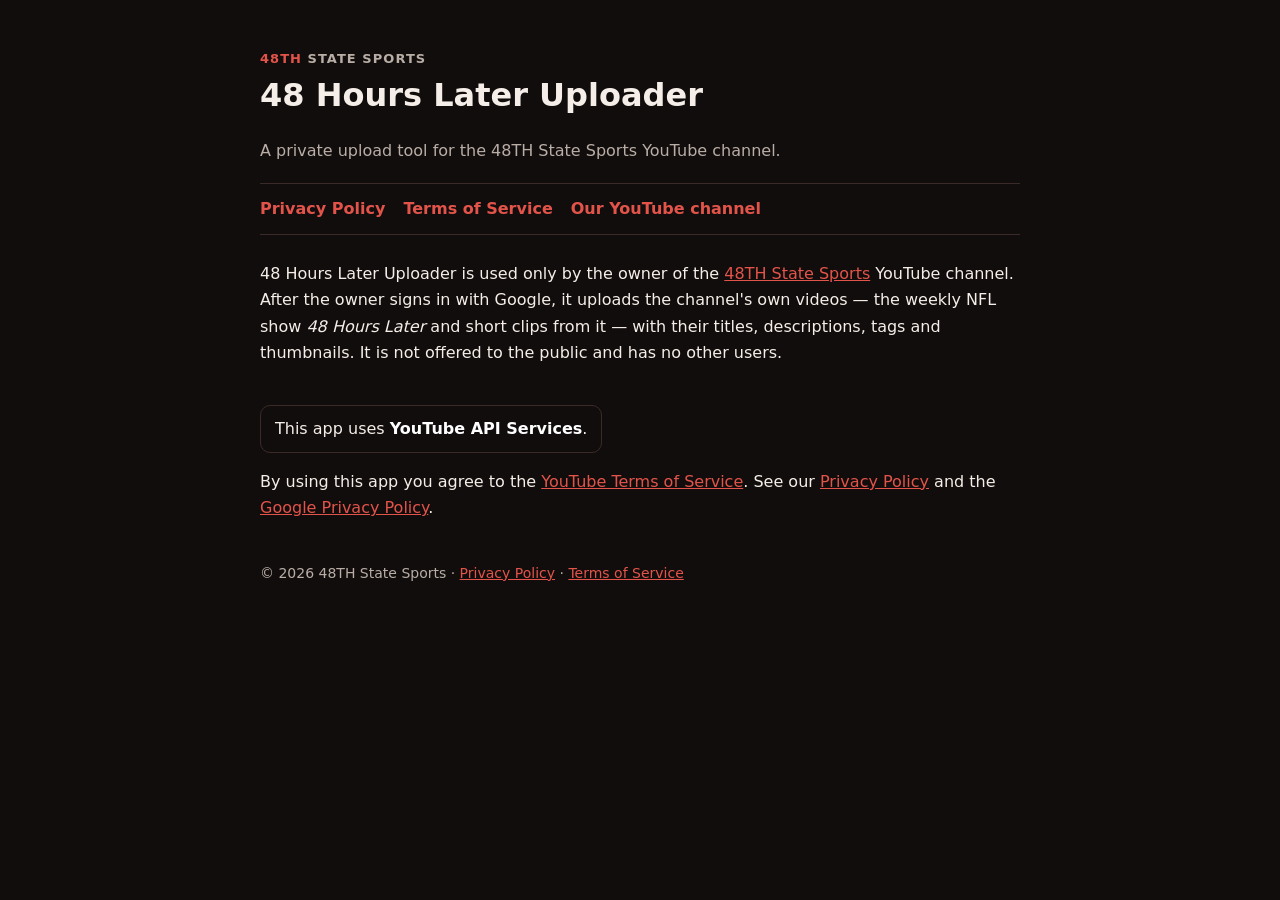
<file: index.html>
<!doctype html><html lang="en"><head><meta charset="utf-8"><meta name="viewport" content="width=device-width,initial-scale=1">
<title>48 Hours Later Uploader</title><link rel="stylesheet" href="style.css"></head><body><main>
<div class="brand"><b>48TH</b> STATE SPORTS</div>
<h1>48 Hours Later Uploader</h1>
<p class="muted">A private upload tool for the 48TH State Sports YouTube channel.</p>
<nav><a href="privacy.html">Privacy Policy</a><a href="terms.html">Terms of Service</a>
<a href="https://www.youtube.com/channel/UCL91Z5i6lL-nZzftw2aNnkQ">Our YouTube channel</a></nav>
<p>48 Hours Later Uploader is used only by the owner of the
<a href="https://www.youtube.com/channel/UCL91Z5i6lL-nZzftw2aNnkQ">48TH State Sports</a> YouTube channel. After the owner
signs in with Google, it uploads the channel's own videos — the weekly NFL show <em>48 Hours Later</em> and short clips
from it — with their titles, descriptions, tags and thumbnails. It is not offered to the public and has no other users.</p>
<div class="yt"><span>This app uses <b>YouTube API Services</b>.</span></div>
<p>By using this app you agree to the <a href="https://www.youtube.com/t/terms">YouTube Terms of Service</a>.
See our <a href="privacy.html">Privacy Policy</a> and the <a href="https://policies.google.com/privacy">Google Privacy Policy</a>.</p>
<footer>© 2026 48TH State Sports · <a href="privacy.html">Privacy Policy</a> · <a href="terms.html">Terms of Service</a></footer>
</main></body></html>
</file>
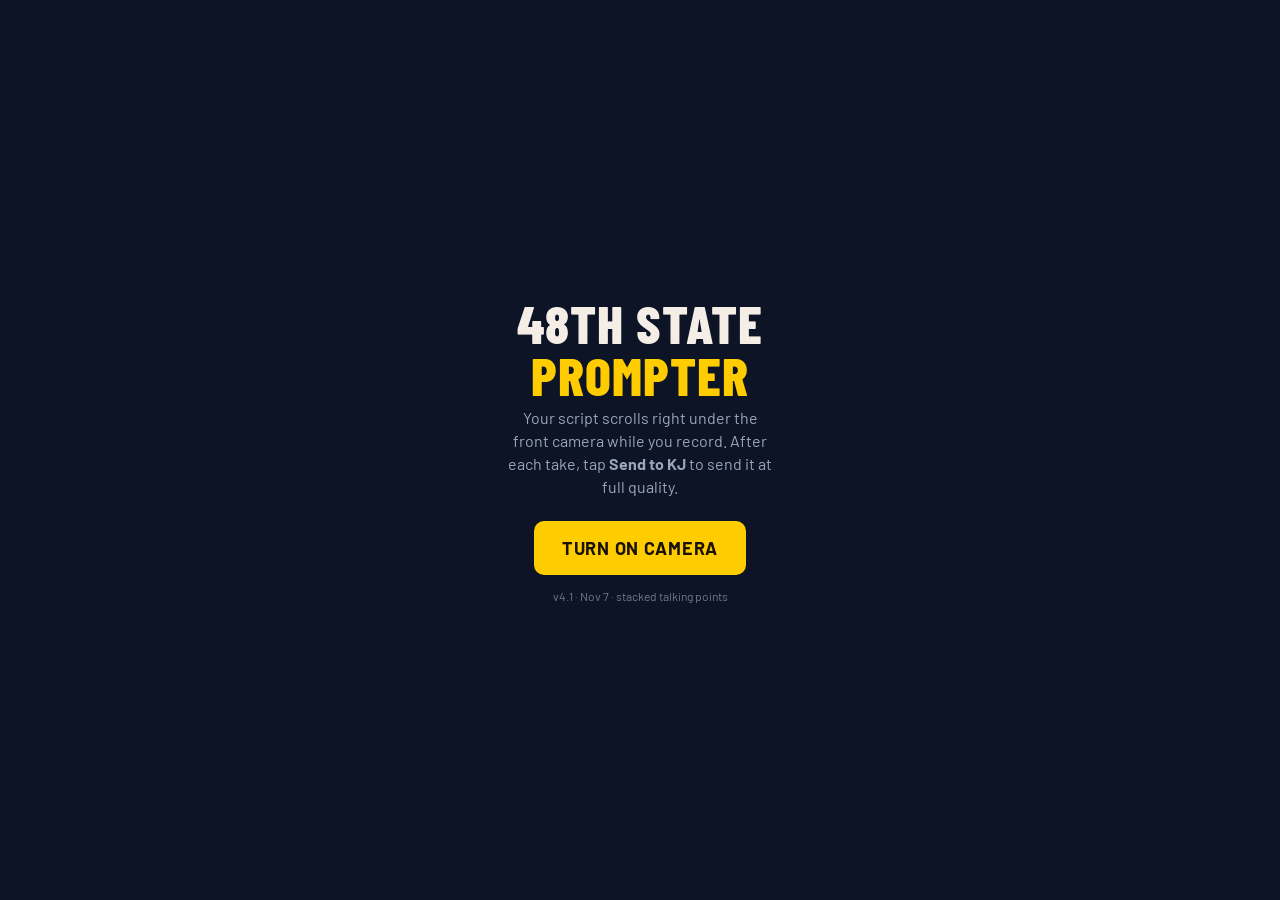
<file: prompter/index.html>
<!doctype html>
<html lang="en">
<head>
<meta charset="utf-8">
<meta name="viewport" content="width=device-width,initial-scale=1,viewport-fit=cover,user-scalable=no">
<meta name="apple-mobile-web-app-capable" content="yes">
<meta name="apple-mobile-web-app-status-bar-style" content="black-translucent">
<meta name="robots" content="noindex">
<title>48th State Prompter</title>
<link rel="preconnect" href="https://fonts.googleapis.com">
<link rel="stylesheet" href="https://fonts.googleapis.com/css2?family=Barlow+Condensed:wght@600;800&family=Barlow:wght@500;700&display=swap">
<style>
/* Layout: full-bleed camera, script band pinned under the front lens, controls in a bottom dock. */
:root{
  --navy:#0c1426; --navy-2:#16213a; --red:#c8102e; --gold:#ffcc00; --cream:#f5eee6; --steel:#9aa6bb;
  --band:rgba(8,12,24,.62);
  --display:"Barlow Condensed","Bahnschrift","Arial Narrow",sans-serif;
  --body:"Barlow","Segoe UI",system-ui,sans-serif;
  color-scheme:dark;
}
*{box-sizing:border-box;-webkit-tap-highlight-color:transparent}
html,body{height:100%;margin:0;background:#000;color:var(--cream);font-family:var(--body);overflow:hidden;overscroll-behavior:none}
#cam{position:fixed;inset:0;width:100%;height:100%;object-fit:cover;background:#000}
#cam.mirror{transform:scaleX(-1)}
/* script band */
#band{position:fixed;left:0;right:0;top:0;padding-top:env(safe-area-inset-top,0px);background:var(--band);
  -webkit-mask-image:linear-gradient(#000 82%,transparent);mask-image:linear-gradient(#000 82%,transparent)}
#viewport{height:var(--band-h,38vh);overflow:hidden;position:relative}
#text{position:absolute;left:0;right:0;margin:0 auto;width:var(--colw,100%);padding:18px 22px 60vh;font-family:var(--display);font-weight:800;
  font-size:var(--fs,40px);line-height:1.18;letter-spacing:.01em;text-transform:none;white-space:pre-wrap;will-change:transform}
#text .cue{color:var(--gold)}
#guide{position:absolute;left:0;right:0;top:calc(18px + var(--fs,40px)*1.2);height:3px;background:var(--red);opacity:.0;transition:opacity .2s}
body.rolling #guide{opacity:.55}
#text.flip{transform:scaleX(-1)}
#band{-webkit-user-select:none;user-select:none;-webkit-touch-callout:none;touch-action:none}
/* talking-point cards */
#cards{display:none;position:absolute;inset:0;overflow:hidden;padding:16px 18px 10px;flex-direction:column;align-items:center;text-align:center}
body.cardmode #text,body.cardmode #guide{display:none}
body.cardmode #cards{display:flex}
body.cardmode #band{-webkit-mask-image:none;mask-image:none}
#pbar{position:absolute;left:0;right:0;top:0;height:5px;background:rgba(255,255,255,.14)}
#pbar i{display:block;height:100%;width:0;background:var(--gold)}
#cstack{width:100%;display:flex;flex-direction:column;align-items:center;gap:14px}
#cstack.enter{animation:cardsup .45s ease-out}
@keyframes cardsup{from{transform:translateY(60px);opacity:.35}to{transform:none;opacity:1}}
.card{width:var(--colw,100%);transition:opacity .28s,transform .28s}
.card.leaving{opacity:0;transform:translateY(-30px)}
.card.up{--k2:.58;opacity:.5;padding-top:10px;border-top:1px solid rgba(245,238,230,.25)}
.chead{font:800 calc(var(--fs,40px)*1.05*var(--k,1)*var(--k2,1))/1.02 var(--display);color:var(--gold);text-transform:uppercase;letter-spacing:.01em}
.cstats{list-style:none;margin:.3em 0 0;padding:0;font:800 calc(var(--fs,40px)*var(--k,1)*var(--k2,1))/1.15 var(--display)}
.cline{margin-top:.35em;font:600 calc(var(--fs,40px)*.72*var(--k,1)*var(--k2,1))/1.25 var(--body);font-style:italic;color:#fff}
.cline:empty,.cstats:empty{display:none}
#cfoot{position:absolute;right:12px;bottom:6px;display:flex;gap:10px;align-items:center;justify-content:center;font:700 13px var(--body);letter-spacing:.08em;text-transform:uppercase;color:var(--steel)}
#cstate{display:none;color:var(--gold)}
body.cardmode.recording:not(.rolling) #cstate{display:inline}
#cards .cue{color:var(--gold)}
/* top-right status */
#rec{position:fixed;right:14px;top:calc(env(safe-area-inset-top,0px) + 10px);display:none;align-items:center;gap:8px;
  font:700 15px var(--body);background:rgba(0,0,0,.55);padding:6px 10px;border-radius:6px;font-variant-numeric:tabular-nums}
#rec i{width:10px;height:10px;border-radius:50%;background:var(--red);animation:blink 1s infinite}
body.recording #rec{display:flex}
@keyframes blink{50%{opacity:.25}}
/* countdown */
#count{position:fixed;inset:0;display:none;place-items:center;font:800 32vw/1 var(--display);color:var(--cream);
  text-shadow:0 4px 30px rgba(0,0,0,.6);pointer-events:none}
/* dock */
#dock{position:fixed;left:0;right:0;bottom:0;padding:12px 16px calc(14px + env(safe-area-inset-bottom,0px));
  background:linear-gradient(transparent,rgba(5,8,16,.85) 35%);display:flex;align-items:center;justify-content:space-between;gap:12px}
.btn{appearance:none;border:0;border-radius:10px;background:rgba(22,33,58,.88);color:var(--cream);font:700 14px var(--body);
  padding:12px 14px;min-width:64px;letter-spacing:.04em;text-transform:uppercase}
.btn:focus-visible{outline:2px solid var(--gold);outline-offset:2px}
#recbtn{width:76px;height:76px;border-radius:50%;border:5px solid var(--cream);background:var(--red);flex:none;padding:0}
body.recording #recbtn{background:transparent}
body.recording #recbtn::after{content:"";display:block;width:28px;height:28px;margin:auto;border-radius:6px;background:var(--red)}
body.recording .hide-rec{visibility:hidden}
/* sheets */
.sheet{position:fixed;left:0;right:0;bottom:0;max-height:88%;overflow:auto;background:var(--navy);border-top:4px solid var(--gold);
  border-radius:16px 16px 0 0;padding:18px 16px calc(18px + env(safe-area-inset-bottom,0px));display:none}
.sheet.open{display:block}
.sheet h2{font:800 26px var(--display);letter-spacing:.03em;text-transform:uppercase;margin:0 0 12px}
.sheet label{display:block;font:700 12px var(--body);letter-spacing:.12em;text-transform:uppercase;color:var(--steel);margin:16px 0 6px}
textarea{width:100%;min-height:40vh;resize:vertical;background:var(--navy-2);color:var(--cream);border:1px solid #2a3858;border-radius:10px;
  padding:12px;font:500 16px/1.45 var(--body)}
input[type=range]{width:100%;accent-color:var(--gold)}
.row{display:flex;gap:10px;flex-wrap:wrap}
.row .btn{flex:1}
.btn.gold{background:var(--gold);color:#1a1203}
.btn.red{background:var(--red)}
.toggle{display:flex;align-items:center;justify-content:space-between;gap:12px;padding:10px 0;border-bottom:1px solid #22304e;font-weight:500}
.toggle input{width:22px;height:22px;accent-color:var(--gold)}
.hint{color:var(--steel);font-size:13px;line-height:1.45;margin:10px 0 0}
#review video{width:100%;max-height:55vh;border-radius:10px;background:#000}
#err{position:fixed;inset:0;display:none;place-items:center;padding:24px;text-align:center;background:var(--navy);font-size:17px;line-height:1.5}
#err b{display:block;font:800 30px var(--display);color:var(--gold);margin-bottom:8px;text-transform:uppercase}
#start{position:fixed;inset:0;display:grid;place-items:center;padding:24px;background:var(--navy);text-align:center}
#start h1{font:800 54px/0.95 var(--display);text-transform:uppercase;margin:0 0 6px;letter-spacing:.02em}
#start h1 span{color:var(--gold)}
#start p{color:var(--steel);max-width:30ch;margin:0 auto 22px;line-height:1.45}
#warn{position:fixed;left:14px;right:14px;top:calc(env(safe-area-inset-top,0px) + 54px);display:none;z-index:9;padding:10px 12px;
  border-radius:8px;background:rgba(200,16,46,.92);color:#fff;font:700 14px/1.35 var(--body)}
#ver{color:var(--steel);font-size:12px;margin-top:14px;opacity:.7}
.field{width:100%;background:var(--navy-2);color:var(--cream);border:1px solid #2a3858;border-radius:10px;padding:12px;font:500 16px var(--body)}
#sbar{height:12px;border-radius:6px;background:#22304e;overflow:hidden;margin-top:16px}
#sbar i{display:block;height:100%;width:0;background:var(--gold);transition:width .2s}
#sendsheet,#review{z-index:6}
@media (prefers-reduced-motion:reduce){#rec i{animation:none}}
/* narrow phones: keep all four buttons + record on one row */
@media (max-width:420px){#dock{gap:6px;padding-left:10px;padding-right:10px}#dock .row{gap:6px!important}#dock .btn{min-width:0;padding:11px 9px;font-size:12.5px;letter-spacing:.02em}#recbtn{width:66px;height:66px}}
@media (max-width:345px){#dock{gap:4px;padding-left:6px;padding-right:6px}#dock .row{gap:4px!important}#dock .btn{padding:10px 7px;font-size:12px}#recbtn{width:60px;height:60px}}
</style>
</head>
<body>
<video id="cam" class="mirror" playsinline autoplay muted></video>

<div id="band"><div id="viewport"><div id="guide"></div><div id="text"></div><div id="cards"><div id="pbar"><i></i></div><div id="cstack"></div><div id="cfoot"><span id="cstate">Paused · hold to resume</span><span id="cpos"></span><span id="cnext"></span></div></div></div></div>
<div id="rec"><i></i><span id="clock">0:00</span></div>
<div id="count"></div>
<div id="warn" role="status"></div>

<div id="dock">
  <div class="row hide-rec" style="flex:0 0 auto;gap:8px">
    <button class="btn" id="scriptbtn">Script</button>
    <button class="btn" id="setbtn">Speed</button>
  </div>
  <button id="recbtn" aria-label="Record"></button>
  <div class="row" style="flex:0 0 auto;gap:8px">
    <button class="btn" id="playbtn">Scroll</button>
    <button class="btn hide-rec" id="topbtn">Top</button>
  </div>
</div>

<section class="sheet" id="scriptsheet">
  <h2>Script</h2>
  <textarea id="script" spellcheck="false"></textarea>
  <p class="hint">Paste the teleprompter version I send you. Lines in [brackets] show up gold as cues.<br><br><b>Talking points:</b> start each point with <b># HEADLINE</b> (add <b>[40]</b> at the end for its seconds). Put stat lines under it, and start a word-for-word line with <b>&gt;</b>. Each point moves up on its own (45 s unless you set it) and the next one slides in from below; tap to skip ahead, press and hold to pause, swipe down to go back.</p>
  <div class="row" style="margin-top:14px"><button class="btn red" id="clearscript">Clear</button><button class="btn" id="pastescript">Paste</button><button class="btn gold" id="savescript">Done</button></div>
</section>

<section class="sheet" id="setsheet">
  <h2>Prompter</h2>
  <label for="speed">Scroll speed <span id="speedv"></span></label>
  <input type="range" id="speed" min="10" max="140" step="2">
  <label for="size">Text size <span id="sizev"></span></label>
  <input type="range" id="size" min="24" max="72" step="2">
  <label for="height">Script area height <span id="heightv"></span></label>
  <input type="range" id="height" min="20" max="60" step="1">
  <label for="colw">Text width <span id="colwv"></span></label>
  <input type="range" id="colw" min="50" max="100" step="2">
  <label for="cardsec">Time per talking point <span id="cardsecv"></span></label>
  <input type="range" id="cardsec" min="15" max="90" step="5">
  <label for="stack">Talking points on screen <span id="stackv"></span></label>
  <input type="range" id="stack" min="1" max="3" step="1">
  <label for="cardh">Talking points area height <span id="cardhv"></span></label>
  <input type="range" id="cardh" min="30" max="75" step="1">
  <div class="toggle"><span>Start scrolling when recording starts</span><input type="checkbox" id="autoscroll"></div>
  <div class="toggle"><span>3-second countdown</span><input type="checkbox" id="countdown"></div>
  <div class="toggle"><span>Use back camera</span><input type="checkbox" id="back"></div>
  <p class="hint">Scrolling script: tap to pause or resume, drag to jump. Narrower text keeps your eyes close to the lens.<br>Talking points: tap to skip ahead, press and hold to pause, swipe down to go back. A point with its own [seconds] ignores the slider.</p>
  <div class="row" style="margin-top:14px"><button class="btn gold" id="closeset">Done</button></div>
</section>

<section class="sheet" id="review">
  <h2>Take <span id="takeno"></span></h2>
  <video id="playback" playsinline controls></video>
  <div class="row" style="margin-top:14px">
    <button class="btn gold" id="sendtake">Send to KJ</button>
    <button class="btn" id="savevid">Save video</button>
    <button class="btn red" id="retake">Retake</button>
  </div>
  <p class="hint" id="savehint"><b>Send to KJ</b> uploads this take at full quality straight to KJ. “Save video” keeps a copy on your phone.</p>
</section>

<section class="sheet" id="sendsheet">
  <h2>Send to KJ</h2>
  <p class="hint" id="sendwhat" style="margin-top:0"></p>
  <label for="sname">Your name</label>
  <input id="sname" class="field" autocomplete="name" placeholder="e.g. BA">
  <label for="scode">Crew passcode</label>
  <input id="scode" class="field" autocapitalize="none" autocomplete="off" spellcheck="false" placeholder="ask KJ">
  <label for="snote">What is it? (optional)</label>
  <input id="snote" class="field" placeholder="e.g. Saturday Six, week 8">
  <div id="sprog" hidden><div id="sbar"><i></i></div><p class="hint" id="sstat"></p></div>
  <div class="row" style="margin-top:14px">
    <button class="btn gold" id="sgo">Send</button>
    <button class="btn" id="scancel">Cancel</button>
  </div>
  <p class="hint">Keep this page open until it says <b>Sent</b>. Full quality, no texting needed.</p>
</section>

<div id="start">
  <div>
    <h1>48th State<br><span>Prompter</span></h1>
    <p>Your script scrolls right under the front camera while you record. After each take, tap <b>Send to KJ</b> to send it at full quality.</p>
    <button class="btn gold" id="go" style="font-size:18px;padding:16px 28px">Turn on camera</button>
    <div id="ver">v4.1 · Nov 7 · stacked talking points</div>
  </div>
</div>
<div id="err"><div><b>Camera blocked</b><span id="errmsg"></span></div></div>

<script>
(() => {
  const $ = id => document.getElementById(id);
  const store = {
    get(k, d) { try { const v = localStorage.getItem("p48_" + k); return v === null ? d : JSON.parse(v); } catch { return d; } },
    set(k, v) { try { localStorage.setItem("p48_" + k, JSON.stringify(v)); } catch {} }
  };
  const SAMPLE = `Say it with me.
The Cleveland Browns… are 3-and-1.

Browns 27, Steelers 24.
Best Thursday night game I've seen in a long time.

[look up — sell it]
I'm not gonna sugarcoat it. I counted this team out.
I was wrong. I'll say it once. Don't get used to it.

First half? Pittsburgh couldn't block nobody.
Second half, they gave Rodgers time.
DK Metcalf: five catches, 115 yards.

So here's my call.
Cleveland wins the AFC North.
Screenshot this.

Until next time. We out.`;

  const S = {
    script: store.get("script", SAMPLE), speed: store.get("speed", 46), size: store.get("size", 40),
    height: store.get("height", 38), colw: store.get("colw", 72), cardsec: store.get("cardsec", 45), stack: store.get("stack", 3), cardh: store.get("cardh", 56), autoscroll: store.get("autoscroll", true),
    countdown: store.get("countdown", true), back: store.get("back", false)
  };
  let stream = null, rec = null, chunks = [], blob = null, take = 0, wake = null, playURL = null;
  let pos = 0, rolling = false, last = 0, t0 = 0, clockT = null;
  let cards = null, ci = 0, cDone = 0;   // talking-point mode

  // ---------- script render ----------
  function esc(s) { return s.replace(/[&<>]/g, c => ({"&":"&amp;","<":"&lt;",">":"&gt;"}[c])); }
  // Talking points: "# HEADLINE [40]" starts a point; plain lines are stats; "> line" is said word for word.
  function parseCards(t) {
    const lines = t.split(/\r?\n/);
    if (!lines.some(l => /^#\s/.test(l.trim()))) return null;
    const out = []; let c = null;
    for (const raw of lines) {
      const l = raw.trim(); if (!l) continue;
      const m = l.match(/^#\s+(.*)$/);
      if (m) { let h = m[1], sec = null; const tm = h.match(/\[(\d{1,3})\s*s?\]\s*$/i);
        if (tm) { sec = +tm[1]; h = h.slice(0, tm.index).trim(); }
        out.push(c = { head: h, sec, stats: [], lines: [] }); continue; }
      if (!c) out.push(c = { head: "", sec: null, stats: [], lines: [] });
      if (l.startsWith(">")) c.lines.push(l.replace(/^>\s*/, "")); else c.stats.push(l.replace(/^[-•*]\s*/, ""));
    }
    return out.length ? out : null;
  }
  const cueify = s => esc(s).replace(/\[([^\]]*)\]/g, '<span class="cue">[$1]</span>');
  const cardMs = () => (cards[ci].sec || S.cardsec) * 1000;
  const cardHTML = (c, up) => `<div class="card${up ? " up" : ""}"><div class="chead">${cueify(c.head)}</div>` +
    `<ul class="cstats">${c.stats.map(x => `<li>${cueify(x)}</li>`).join("")}</ul><div class="cline">${c.lines.map(cueify).join("<br>")}</div></div>`;
  function renderCard(enter) {
    const st = $("cstack");
    st.innerHTML = cards.slice(ci, ci + S.stack).map((c, i) => cardHTML(c, i > 0)).join("");
    $("cpos").textContent = `${ci + 1}/${cards.length}`;
    $("cnext").textContent = S.stack > 1 ? "" : (ci + 1 < cards.length ? "Next: " + cards[ci + 1].head : "Last point");
    drawBar(); fitCard();
    if (enter) { st.classList.remove("enter"); void st.offsetWidth; st.classList.add("enter"); }
  }
  // Fit the script area: drop upcoming cards that don't fit first, then shrink the text of what's left.
  function fitCard() {
    const box = $("cards"), st = $("cstack"); let k = 1; box.style.setProperty("--k", k);
    const over = () => st.offsetTop + st.scrollHeight > box.clientHeight - 18;
    const shrink = min => { while (over() && k > min) { k -= 0.05; box.style.setProperty("--k", k.toFixed(2)); } };
    shrink(0.7);                                                   // first make room so the next points stay visible
    while (over() && st.children.length > 1) st.lastElementChild.remove();
    shrink(0.45);
  }
  window.addEventListener("resize", () => cards && fitCard());
  function drawBar() { $("pbar").firstElementChild.style.width = Math.min(100, cDone / cardMs() * 100) + "%"; }
  // Forward: the top card fades up and out, then the stack slides up with the next point coming in below.
  let moving = false;
  function goCard(n) {
    if (!cards || moving) return;
    const to = Math.min(Math.max(0, ci + n), cards.length - 1);
    if (to === ci) return;
    cDone = 0;
    const top = $("cstack").firstElementChild;
    if (n > 0 && top) { moving = true; top.classList.add("leaving");
      setTimeout(() => { ci = to; moving = false; renderCard(true); }, 280); }
    else { ci = to; renderCard(); }
  }
  function renderText() {
    document.documentElement.style.setProperty("--colw", S.colw + "%");
    cards = parseCards(S.script);
    document.body.classList.toggle("cardmode", !!cards);
    document.documentElement.style.setProperty("--band-h", (cards ? S.cardh : S.height) + "vh");
    if (cards) { ci = Math.min(ci, cards.length - 1); renderCard(); }
    if (!rolling) $("playbtn").textContent = cards ? "Run" : "Scroll";
    $("text").innerHTML = esc(S.script).replace(/\[([^\]]*)\]/g, '<span class="cue">[$1]</span>');
    document.documentElement.style.setProperty("--fs", S.size + "px");
    if (!cards) document.documentElement.style.setProperty("--band-h", S.height + "vh");
    place();
  }
  function maxPos() { return Math.max(0, $("text").scrollHeight - $("viewport").clientHeight * 0.4); }
  function place() { pos = Math.min(Math.max(0, pos), maxPos()); $("text").style.transform = `translateY(${-pos}px)`; }
  function tick(ts) {
    if (rolling && cards) {
      if (last) cDone += ts - last;
      if (cDone >= cardMs()) { if (ci + 1 < cards.length) goCard(1); else { cDone = cardMs(); setRolling(false); } }
      drawBar();
    } else if (rolling) { if (last) pos += S.speed * (ts - last) / 1000; place(); if (pos >= maxPos()) setRolling(false); }
    last = rolling ? ts : 0; requestAnimationFrame(tick);
  }
  function setRolling(on) { rolling = on; document.body.classList.toggle("rolling", on); $("playbtn").textContent = on ? "Pause" : (cards ? "Run" : "Scroll"); }
  requestAnimationFrame(tick);

  // tap to pause, drag to jump
  // Talking points: tap = next point, press and hold = pause/resume, swipe down = previous, swipe up = next.
  let dragY = null, moved = false, startY = 0, hold = null, held = false;
  $("band").addEventListener("pointerdown", e => { dragY = startY = e.clientY; moved = false; held = false;
    if (cards) hold = setTimeout(() => { held = true; setRolling(!rolling); navigator.vibrate?.(30); }, 450); });
  window.addEventListener("pointermove", e => { if (dragY === null) return;
    if (cards) { if (Math.abs(e.clientY - startY) > 10) { moved = true; clearTimeout(hold); } return; }
    const d = dragY - e.clientY; if (Math.abs(d) > 4) moved = true; pos += d; dragY = e.clientY; place(); });
  window.addEventListener("pointerup", e => { if (dragY === null) return; clearTimeout(hold);
    if (cards) { if (!held) { const d = startY - e.clientY; if (!moved) goCard(1); else if (d > 40) goCard(1); else if (d < -40) goCard(-1); } }
    else if (!moved) setRolling(!rolling);
    dragY = null; });
  window.addEventListener("pointercancel", () => { clearTimeout(hold); dragY = null; });

  // ---------- camera ----------
  async function startCam() {
    if (stream) stream.getTracks().forEach(t => t.stop());
    if (!navigator.mediaDevices?.getUserMedia) return fail("This browser can't use the camera. Open the page in Safari.");
    try {
      stream = await navigator.mediaDevices.getUserMedia({
        video: { facingMode: S.back ? "environment" : "user", width: { ideal: 1920 }, height: { ideal: 1080 }, frameRate: { ideal: 30 } },
        audio: { echoCancellation: false, noiseSuppression: true, autoGainControl: true }
      });
      $("cam").srcObject = stream; $("cam").classList.toggle("mirror", !S.back);
      $("start").style.display = "none";
      await keepAwake();
      return true;
    } catch (e) { fail("Allow camera and microphone for this site: Settings → Safari → Camera / Microphone → Allow, then reload."); return false; }
  }
  function fail(msg) { $("errmsg").textContent = msg; $("err").style.display = "grid"; }
  function warn(msg) { $("warn").textContent = msg; $("warn").style.display = "block"; clearTimeout(warn.t); warn.t = setTimeout(() => $("warn").style.display = "none", 6000); }

  // Keep the screen awake. iOS drops the wake lock whenever the page is hidden (share sheet, app switch),
  // so re-request it on every return and before every take; otherwise auto-lock kills long recordings.
  async function keepAwake() {
    if (wake && !wake.released) return;
    try { wake = await navigator.wakeLock?.request("screen") || null; } catch { wake = null; }
  }
  document.addEventListener("visibilitychange", () => { if (document.visibilityState === "visible" && stream) keepAwake(); });

  // A live mic + camera? iOS can mute or end the mic track after audio playback (the review player) or a call.
  function healthy() {
    if (!stream) return false;
    const a = stream.getAudioTracks(), v = stream.getVideoTracks();
    return a.length > 0 && v.length > 0 && [...a, ...v].every(t => t.readyState === "live" && !t.muted);
  }

  // ---------- recording ----------
  function pickType() {
    for (const t of ["video/mp4;codecs=avc1.4d002a,mp4a.40.2", "video/mp4", "video/webm;codecs=vp9,opus", "video/webm"])
      if (window.MediaRecorder?.isTypeSupported?.(t)) return t;
    return "";
  }
  async function countdown() {
    if (!S.countdown) return;
    const c = $("count"); c.style.display = "grid";
    for (const n of [3, 2, 1]) { c.textContent = n; await new Promise(r => setTimeout(r, 900)); }
    c.style.display = "none";
  }
  async function startRec() {
    if (!stream) return;
    if (!window.MediaRecorder) return fail("Recording isn't supported in this browser. Update iOS or use Safari.");
    releaseTake();
    // Fresh mic + camera for every take after the first: playing back a take on iPhone can silently mute the
    // mic, which is why retakes came out with no audio. Reconnecting takes well under a second.
    if (take > 0 || !healthy()) { if (!(await startCam())) return; }
    if (!stream.getAudioTracks().length) warn("No microphone found. This take will have no sound.");
    await keepAwake();
    await countdown();
    chunks = []; const type = pickType();
    // 5 Mbps is plenty for 1080p talking-head video and keeps a 10-minute take around 375 MB instead of 600+,
    // which is what was crashing the page on long recordings.
    const opts = { videoBitsPerSecond: 5_000_000, audioBitsPerSecond: 128_000 };
    if (type) opts.mimeType = type;
    try { rec = new MediaRecorder(stream, opts); } catch { rec = new MediaRecorder(stream); }
    rec.ondataavailable = e => e.data.size && chunks.push(e.data);
    rec.onstop = showTake;
    rec.onerror = e => { warn("Recording error: " + (e.error?.message || e.error?.name || "unknown") + ". Saving what was recorded."); stopRec(); };
    // If the camera or mic drops mid-take (call, screen lock, Control Center), stop cleanly and keep the footage.
    stream.getTracks().forEach(t => t.onended = () => { if (rec?.state === "recording") { warn("The camera or mic was interrupted. Saved the take up to that point."); stopRec(); } });
    rec.start(1000);
    document.body.classList.add("recording"); t0 = Date.now();
    clockT = setInterval(() => { const s = Math.floor((Date.now() - t0) / 1000); $("clock").textContent = `${Math.floor(s / 60)}:${String(s % 60).padStart(2, "0")}`; }, 250);
    if (S.autoscroll) setRolling(true);
  }
  function stopRec() { if (rec && rec.state !== "inactive") rec.stop(); setRolling(false); clearInterval(clockT); document.body.classList.remove("recording"); }
  function showTake() {
    if (!chunks.length) { warn("Nothing was recorded. Try again, and keep the app open until you tap stop."); return; }
    blob = new Blob(chunks, { type: rec.mimeType || "video/mp4" }); chunks = []; take++;
    playURL = URL.createObjectURL(blob);
    $("takeno").textContent = take; $("playback").src = playURL; open("review");
  }
  // Free the last take's memory and stop its player (the player holding the audio is part of the iPhone mic bug).
  function releaseTake() {
    const p = $("playback"); p.pause(); p.removeAttribute("src"); p.load();
    if (playURL) URL.revokeObjectURL(playURL); playURL = null;
  }
  $("recbtn").onclick = () => (rec && rec.state === "recording") ? stopRec() : startRec();
  $("retake").onclick = () => { releaseTake(); blob = null; close("review"); pos = 0; place(); if (cards) { ci = 0; cDone = 0; renderCard(); } };
  $("savevid").onclick = async () => {
    if (!blob) return;
    $("playback").pause();
    const ext = (blob.type.includes("mp4") ? "mp4" : "webm");
    const name = `48th-state-take${take}-${new Date().toISOString().slice(0, 16).replace(/[:T]/g, "-")}.${ext}`;
    const file = new File([blob], name, { type: blob.type });
    try {
      if (navigator.canShare?.({ files: [file] })) { await navigator.share({ files: [file] }); return; }
    } catch (e) {
      if (e.name === "AbortError") return;
      warn("Share sheet failed (" + e.name + "). Downloading the file instead.");
    }
    const url = URL.createObjectURL(blob);
    const a = document.createElement("a"); a.href = url; a.download = name; document.body.appendChild(a); a.click(); a.remove();
    setTimeout(() => URL.revokeObjectURL(url), 60_000);
  };

  // ---------- sheets + settings ----------
  function open(id) { document.querySelectorAll(".sheet").forEach(s => s.classList.toggle("open", s.id === id)); }
  function close(id) { $(id).classList.remove("open"); }
  $("scriptbtn").onclick = () => { $("script").value = S.script; open("scriptsheet"); };
  // Clear wipes the box in one tap; Paste swaps in whatever was just copied (iOS shows a small "Paste" bubble to allow it)
  $("clearscript").onclick = () => { $("script").value = ""; $("script").focus(); };
  if (navigator.clipboard && navigator.clipboard.readText) {
    $("pastescript").onclick = async () => {
      try { const t = await navigator.clipboard.readText(); if (t) $("script").value = t; }
      catch { $("script").value = ""; $("script").focus(); }   // blocked: leave an empty box to long-press paste into
    };
  } else { $("pastescript").hidden = true; }
  $("savescript").onclick = () => { S.script = $("script").value.trim() || SAMPLE; store.set("script", S.script); pos = 0; ci = 0; cDone = 0; renderText(); setRolling(false); close("scriptsheet"); };
  $("setbtn").onclick = () => open("setsheet");
  $("closeset").onclick = () => close("setsheet");
  $("playbtn").onclick = () => setRolling(!rolling);
  $("topbtn").onclick = () => { setRolling(false); pos = 0; place(); if (cards) { ci = 0; cDone = 0; renderCard(); } };
  const bindRange = (id, key, fmt) => { const el = $(id), out = $(id + "v");
    el.value = S[key]; out.textContent = fmt(S[key]);
    el.oninput = () => { S[key] = +el.value; out.textContent = fmt(S[key]); store.set(key, S[key]); renderText(); }; };
  bindRange("speed", "speed", v => `${v} px/s`);
  bindRange("size", "size", v => `${v}px`);
  bindRange("height", "height", v => `${v}% of screen`);
  bindRange("colw", "colw", v => `${v}%`);
  bindRange("cardsec", "cardsec", v => `${v} s`);
  bindRange("stack", "stack", v => `${v}`);
  bindRange("cardh", "cardh", v => `${v}% of screen`);
  for (const k of ["autoscroll", "countdown", "back"]) {
    $(k).checked = S[k];
    $(k).onchange = () => { S[k] = $(k).checked; store.set(k, S[k]); if (k === "back" && stream) startCam(); };
  }
  // ---------- Send to KJ (full-quality upload) ----------
  // Uploads go to a private Supabase bucket. The key below is the public publishable key: it can ONLY add files under the
  // folder named after the crew passcode (enforced server-side), and can't list, download, overwrite or delete anything.
  // The free plan caps one file at 50 MB, so videos go up in 44 MB parts plus a manifest; KJ's PC rejoins them byte-for-byte.
  const SUPA = "https://hsoaaahgafzvorwgtupo.supabase.co";
  const ANON = "sb_publishable_UeCDiXsGWKt_Wu2tgh8L6w_WloqjyrB";   // publishable key (the legacy anon JWT stops working end of 2026)
  const PART = 44 * 1024 * 1024;
  let sendFile = null, sending = false;
  const slug = s => (s || "crew").toLowerCase().replace(/[^a-z0-9]+/g, "-").replace(/^-|-$/g, "").slice(0, 24) || "crew";
  const mb = n => (n / 1048576).toFixed(n > 1048576 * 10 ? 0 : 1) + " MB";

  function openSend(file, what) {
    sendFile = file;
    $("sendwhat").textContent = `${what} · ${mb(file.size)}`;
    $("sname").value = store.get("sname", ""); $("scode").value = store.get("scode", ""); $("snote").value = "";
    $("sprog").hidden = true; $("sgo").disabled = false; $("sgo").textContent = "Send";
    open("sendsheet");
  }
  function putPart(path, body, onProgress) {
    return new Promise((res, rej) => {
      const x = new XMLHttpRequest();
      x.open("POST", `${SUPA}/storage/v1/object/crew-uploads/${path}`);
      x.setRequestHeader("apikey", ANON);   // gateway adds the anon role from the publishable key
      x.setRequestHeader("Content-Type", "application/octet-stream"); x.setRequestHeader("x-upsert", "false");
      x.upload.onprogress = e => e.lengthComputable && onProgress(e.loaded);
      x.onload = () => (x.status >= 200 && x.status < 300) ? res() : rej(new Error(x.status + " " + (x.responseText || "").slice(0, 160)));
      x.onerror = () => rej(new Error("network"));
      x.send(body);
    });
  }
  async function doSend() {
    if (sending || !sendFile) return;
    const name = $("sname").value.trim(), code = $("scode").value.trim().toLowerCase().replace(/\s+/g, "");
    if (!name) return warn("Put your name in so KJ knows who sent it.");
    if (!code) return warn("Enter the crew passcode (ask KJ).");
    store.set("sname", name); store.set("scode", code);
    sending = true; $("sgo").disabled = true; $("sprog").hidden = false;
    await keepAwake();
    const f = sendFile, parts = Math.max(1, Math.ceil(f.size / PART));
    const now = new Date(), day = now.toISOString().slice(0, 10);
    const id = `${slug(name)}-${now.toISOString().slice(11, 19).replace(/:/g, "")}-${Math.random().toString(36).slice(2, 6)}`;
    const base = `${code}/${day}/${id}`;
    let done = 0;
    const show = (sent, msg) => { const p = Math.min(100, Math.round(sent / f.size * 100));
      $("sbar").firstElementChild.style.width = p + "%"; $("sstat").textContent = msg || `Sending… ${p}% (${mb(sent)} of ${mb(f.size)})`; };
    try {
      for (let i = 0; i < parts; i++) {
        const chunk = f.slice(i * PART, Math.min(f.size, (i + 1) * PART));
        for (let attempt = 1; ; attempt++) {
          try { await putPart(`${base}/part-${String(i + 1).padStart(4, "0")}`, chunk, n => show(done + n)); break; }
          catch (e) {
            if (/^400 .*security|row-level/i.test(e.message)) throw new Error("passcode");
            if (attempt >= 4) throw e;
            show(done, `Connection hiccup, retrying (${attempt}/3)…`); await new Promise(r => setTimeout(r, 1500 * attempt));
          }
        }
        done += chunk.size; show(done);
      }
      const manifest = { name, note: $("snote").value.trim(), filename: f.name || "take.mp4", type: f.type, size: f.size, parts,
                         part_bytes: PART, sent_at: now.toISOString(), device: navigator.userAgent };
      await putPart(`${base}/manifest.json`, new Blob([JSON.stringify(manifest, null, 1)], { type: "application/json" }), () => {});
      show(f.size, "✅ Sent! KJ will have it at full quality in a few minutes.");
      $("sgo").textContent = "Sent"; $("scancel").textContent = "Done";
    } catch (e) {
      $("sgo").disabled = false;
      if (e.message === "passcode") { store.set("scode", ""); show(done, "❌ That passcode didn't work. Check it with KJ and try again."); }
      else show(done, "❌ Upload stopped (" + e.message + "). Check your signal and tap Send again.");
    } finally { sending = false; }
  }
  $("sgo").onclick = doSend;
  $("scancel").onclick = () => { if (!sending) close("sendsheet"); };
  $("sendtake").onclick = () => {
    if (!blob) return;
    const ext = blob.type.includes("mp4") ? "mp4" : "webm";
    openSend(new File([blob], `48th-state-take${take}.${ext}`, { type: blob.type }), `Take ${take}`);
  };

  $("go").onclick = startCam;
  renderText();
})();
</script>
</body>
</html>
</file>
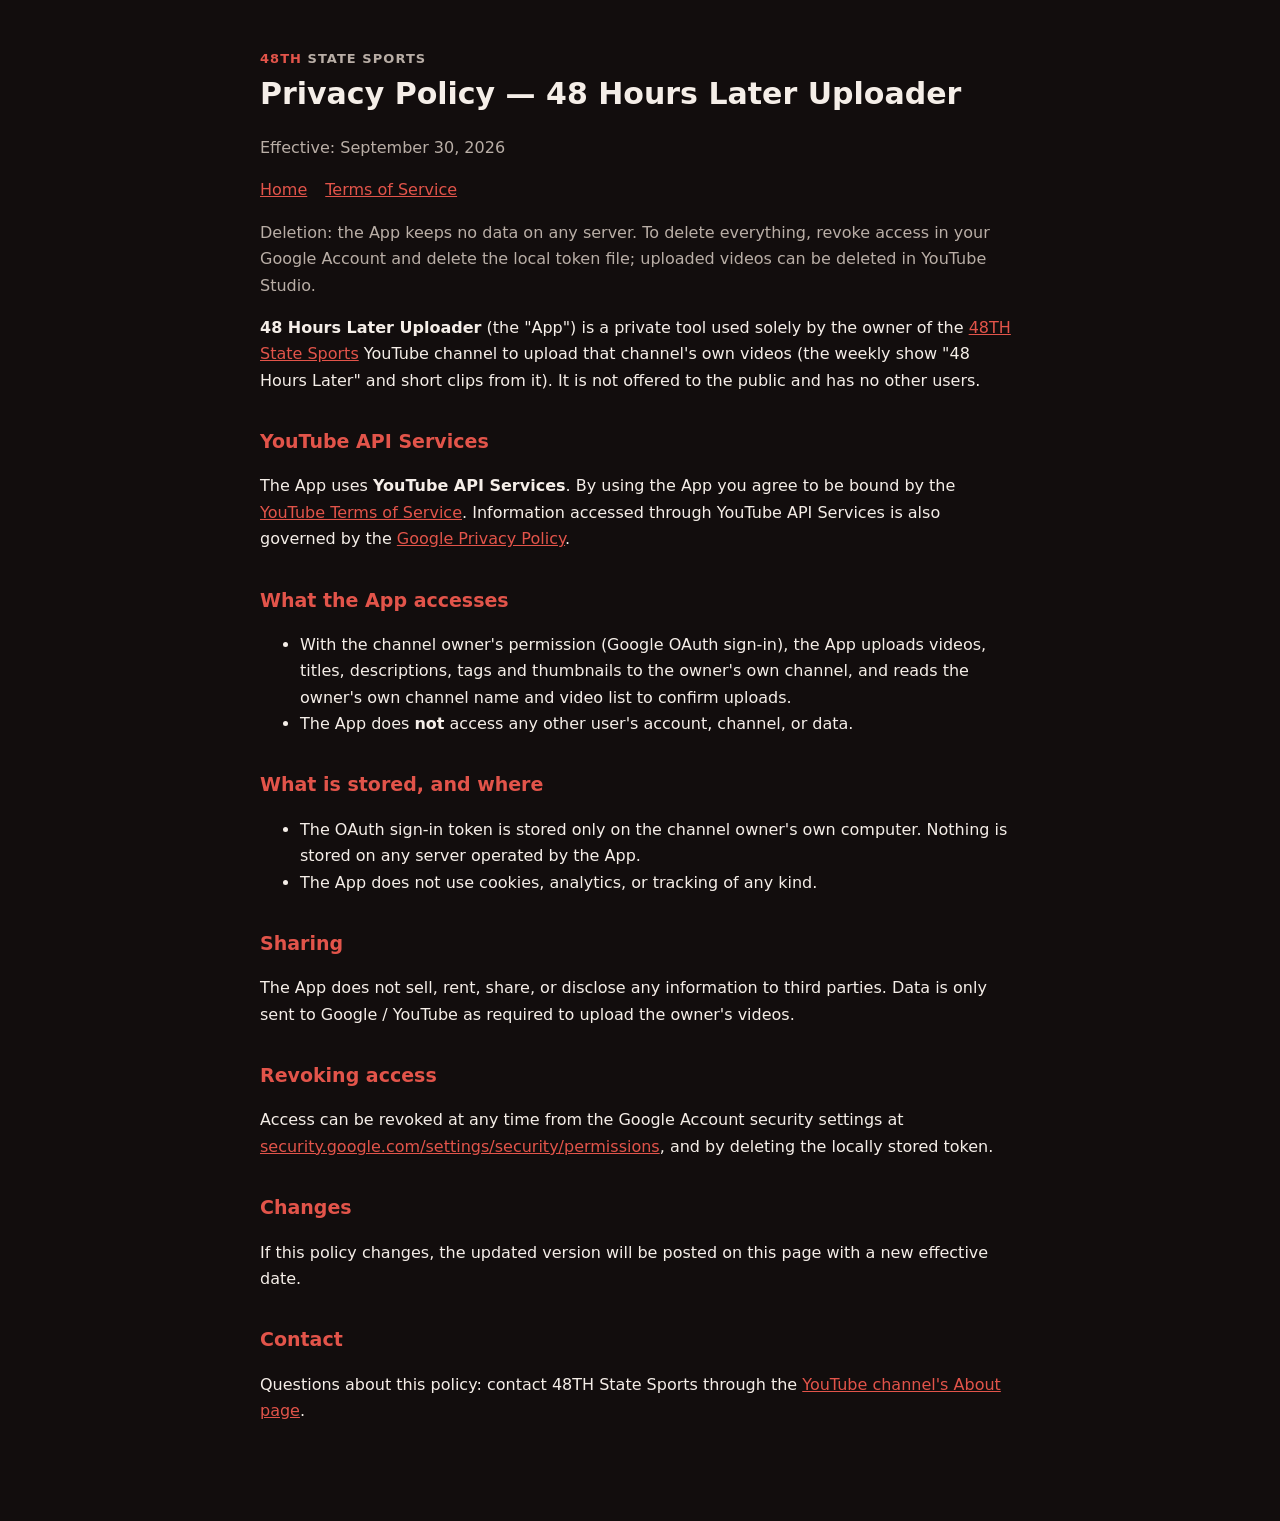
<file: privacy.html>
<!doctype html>
<html lang="en"><head><meta charset="utf-8"><meta name="viewport" content="width=device-width,initial-scale=1">
<title>Privacy Policy · 48 Hours Later Uploader</title>
<style>
:root{--bg:#120d0d;--fg:#f5eee8;--muted:#b9aea6;--accent:#e2544a}
body{margin:0;background:var(--bg);color:var(--fg);font:16px/1.65 system-ui,-apple-system,Segoe UI,Roboto,sans-serif}
main{max-width:760px;margin:0 auto;padding:48px 20px 80px}
h1{font-size:30px;margin:0 0 4px}h2{font-size:19px;margin:32px 0 6px;color:var(--accent)}
p,li{color:var(--fg)}small,.muted{color:var(--muted)}a{color:var(--accent)}
.brand{letter-spacing:.08em;font-weight:800;font-size:13px;color:var(--muted)}.brand b{color:var(--accent)}
</style></head><body><main>
<div class="brand"><b>48TH</b> STATE SPORTS</div>
<h1>Privacy Policy — 48 Hours Later Uploader</h1>
<p class="muted">Effective: September 30, 2026</p>
<nav style="display:flex;gap:18px;margin:14px 0 4px"><a href="index.html">Home</a><a href="terms.html">Terms of Service</a></nav>
<p class="muted">Deletion: the App keeps no data on any server. To delete everything, revoke access in your Google Account and delete the local token file; uploaded videos can be deleted in YouTube Studio.</p>

<p><strong>48 Hours Later Uploader</strong> (the "App") is a private tool used solely by the owner of the
<a href="https://www.youtube.com/channel/UCL91Z5i6lL-nZzftw2aNnkQ">48TH State Sports</a> YouTube channel to upload
that channel's own videos (the weekly show "48 Hours Later" and short clips from it). It is not offered to the public
and has no other users.</p>

<h2>YouTube API Services</h2>
<p>The App uses <strong>YouTube API Services</strong>. By using the App you agree to be bound by the
<a href="https://www.youtube.com/t/terms">YouTube Terms of Service</a>. Information accessed through YouTube API
Services is also governed by the <a href="https://policies.google.com/privacy">Google Privacy Policy</a>.</p>

<h2>What the App accesses</h2>
<ul>
<li>With the channel owner's permission (Google OAuth sign-in), the App uploads videos, titles, descriptions, tags and
thumbnails to the owner's own channel, and reads the owner's own channel name and video list to confirm uploads.</li>
<li>The App does <strong>not</strong> access any other user's account, channel, or data.</li>
</ul>

<h2>What is stored, and where</h2>
<ul>
<li>The OAuth sign-in token is stored only on the channel owner's own computer. Nothing is stored on any server
operated by the App.</li>
<li>The App does not use cookies, analytics, or tracking of any kind.</li>
</ul>

<h2>Sharing</h2>
<p>The App does not sell, rent, share, or disclose any information to third parties. Data is only sent to Google /
YouTube as required to upload the owner's videos.</p>

<h2>Revoking access</h2>
<p>Access can be revoked at any time from the Google Account security settings at
<a href="https://security.google.com/settings/security/permissions">security.google.com/settings/security/permissions</a>,
and by deleting the locally stored token.</p>

<h2>Changes</h2>
<p>If this policy changes, the updated version will be posted on this page with a new effective date.</p>

<h2>Contact</h2>
<p>Questions about this policy: contact 48TH State Sports through the
<a href="https://www.youtube.com/channel/UCL91Z5i6lL-nZzftw2aNnkQ/about">YouTube channel's About page</a>.</p>
</main></body></html>
</file>
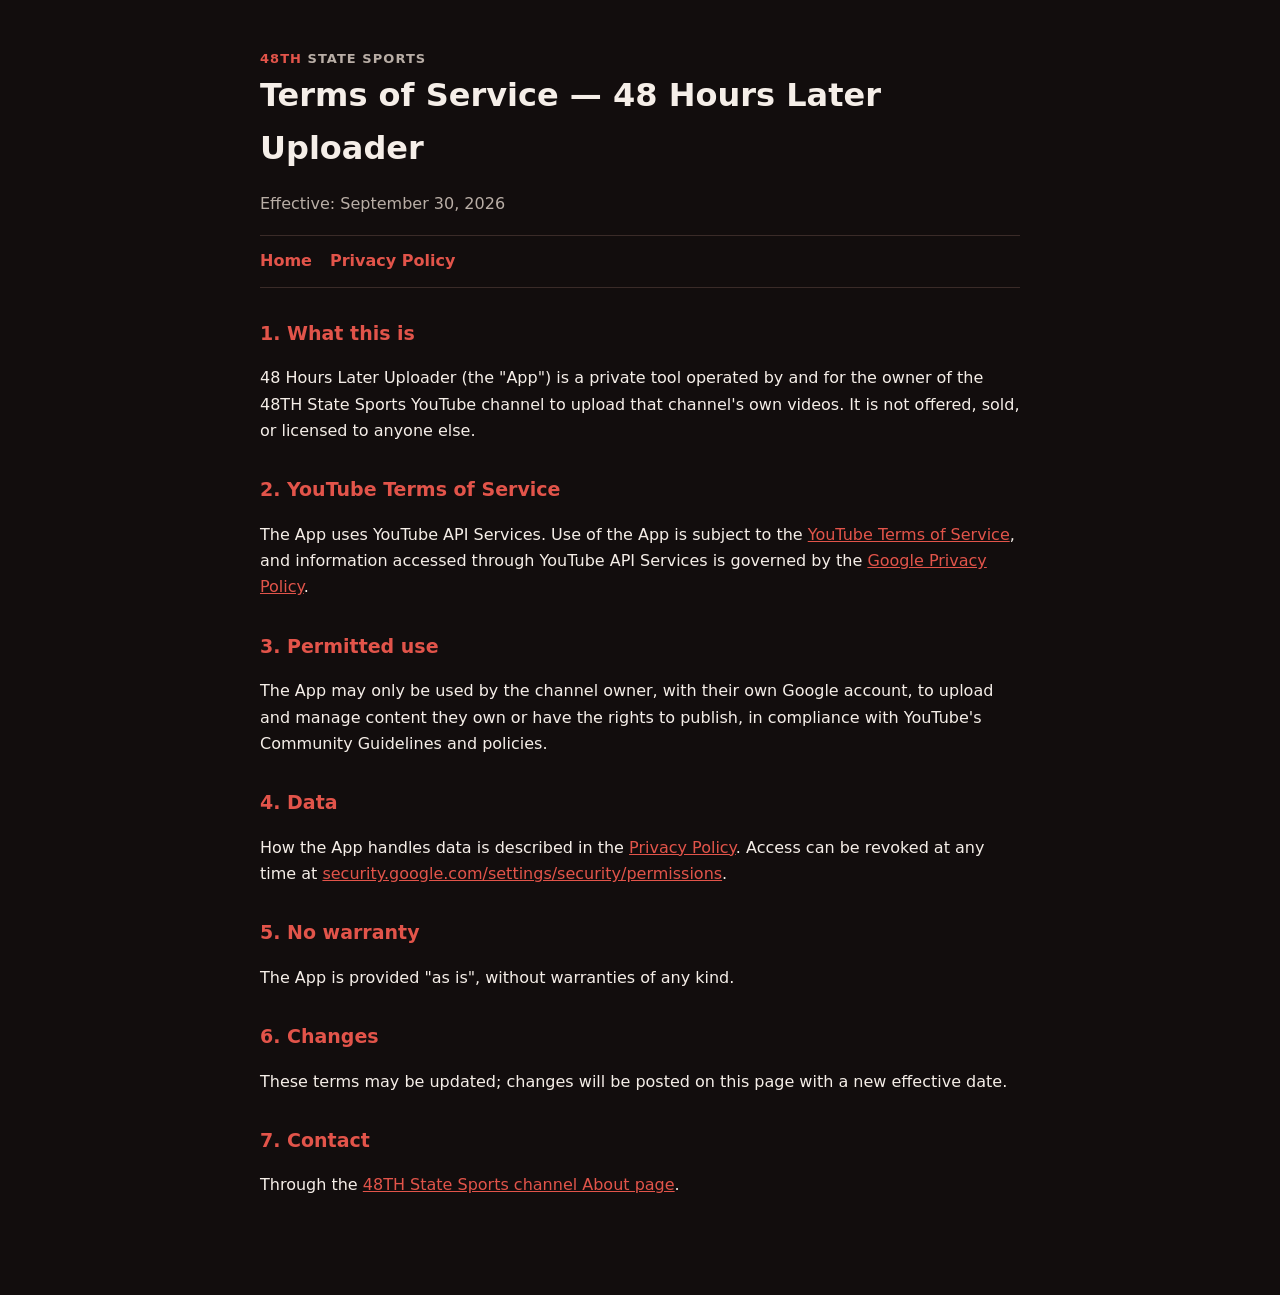
<file: terms.html>
<!doctype html><html lang="en"><head><meta charset="utf-8"><meta name="viewport" content="width=device-width,initial-scale=1">
<title>Terms of Service · 48 Hours Later Uploader</title><link rel="stylesheet" href="style.css"></head><body><main>
<div class="brand"><b>48TH</b> STATE SPORTS</div>
<h1>Terms of Service — 48 Hours Later Uploader</h1>
<p class="muted">Effective: September 30, 2026</p>
<nav><a href="index.html">Home</a><a href="privacy.html">Privacy Policy</a></nav>
<h2>1. What this is</h2>
<p>48 Hours Later Uploader (the "App") is a private tool operated by and for the owner of the 48TH State Sports YouTube
channel to upload that channel's own videos. It is not offered, sold, or licensed to anyone else.</p>
<h2>2. YouTube Terms of Service</h2>
<p>The App uses YouTube API Services. Use of the App is subject to the
<a href="https://www.youtube.com/t/terms">YouTube Terms of Service</a>, and information accessed through YouTube API Services
is governed by the <a href="https://policies.google.com/privacy">Google Privacy Policy</a>.</p>
<h2>3. Permitted use</h2>
<p>The App may only be used by the channel owner, with their own Google account, to upload and manage content they own
or have the rights to publish, in compliance with YouTube's Community Guidelines and policies.</p>
<h2>4. Data</h2>
<p>How the App handles data is described in the <a href="privacy.html">Privacy Policy</a>. Access can be revoked at any time at
<a href="https://security.google.com/settings/security/permissions">security.google.com/settings/security/permissions</a>.</p>
<h2>5. No warranty</h2>
<p>The App is provided "as is", without warranties of any kind.</p>
<h2>6. Changes</h2>
<p>These terms may be updated; changes will be posted on this page with a new effective date.</p>
<h2>7. Contact</h2>
<p>Through the <a href="https://www.youtube.com/channel/UCL91Z5i6lL-nZzftw2aNnkQ/about">48TH State Sports channel About page</a>.</p>
</main></body></html>
</file>
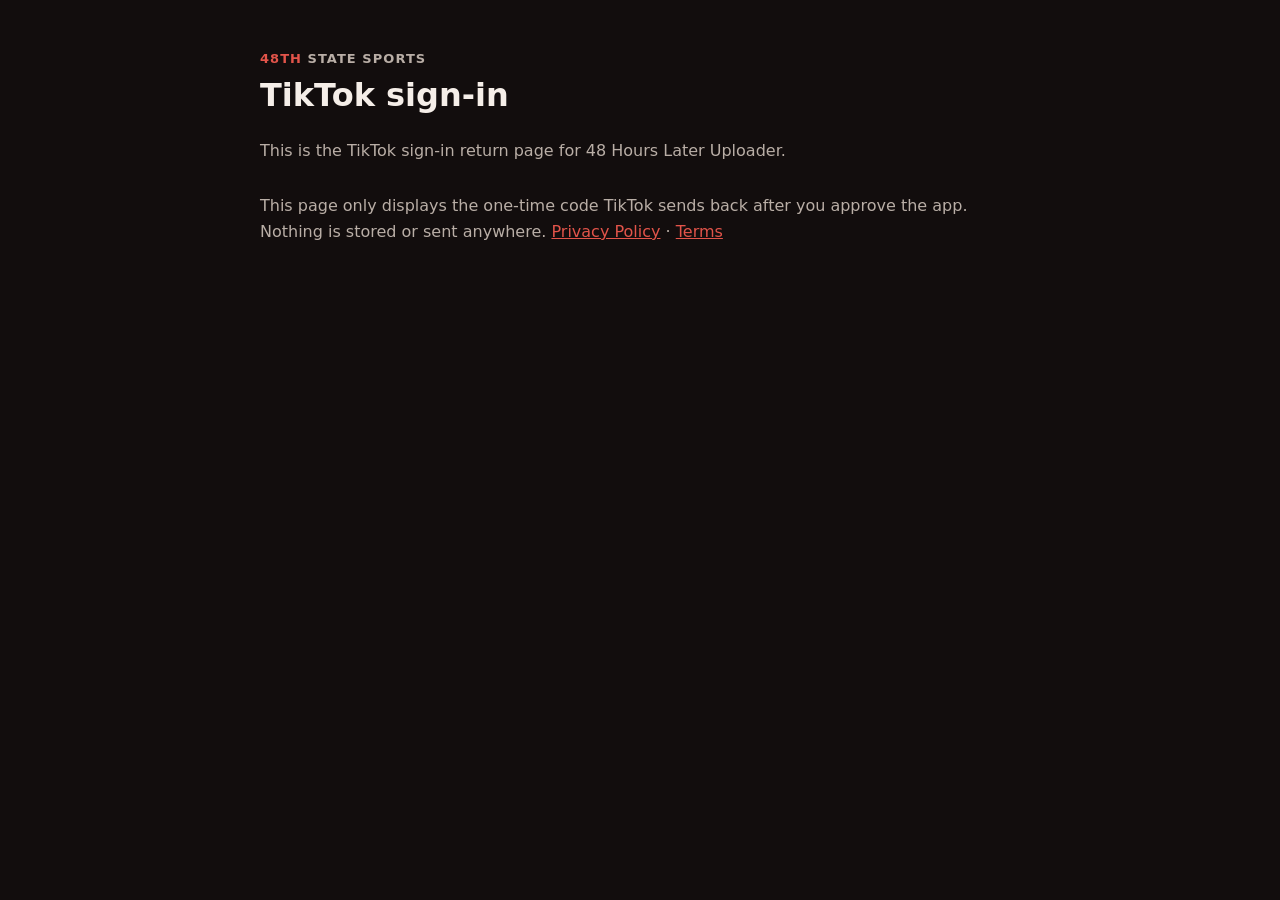
<file: tiktok-callback.html>
<!doctype html><html lang="en"><head><meta charset="utf-8"><meta name="viewport" content="width=device-width,initial-scale=1">
<title>TikTok sign-in · 48 Hours Later Uploader</title><link rel="stylesheet" href="style.css">
<style>.code{font:600 15px/1.5 Consolas,monospace;background:#1d1716;border:1px solid #3a2b28;border-radius:10px;padding:14px;word-break:break-all;margin:14px 0}
button{background:#e2544a;color:#fff;border:0;border-radius:8px;padding:10px 16px;font-weight:700;cursor:pointer}</style></head><body><main>
<div class="brand"><b>48TH</b> STATE SPORTS</div>
<h1>TikTok sign-in</h1>
<p id="msg" class="muted">Reading the response from TikTok…</p>
<div id="box" style="display:none"><p>Copy this code and paste it back into the uploader:</p><div class="code" id="code"></div>
<button onclick="navigator.clipboard.writeText(document.getElementById('code').textContent);this.textContent='Copied ✓'">Copy code</button></div>
<p class="muted" style="margin-top:28px">This page only displays the one-time code TikTok sends back after you approve the app. Nothing is stored or sent anywhere.
<a href="privacy.html">Privacy Policy</a> · <a href="terms.html">Terms</a></p>
<script>
const q = new URLSearchParams(location.search);
const code = q.get("code"), err = q.get("error");
if (code) { document.getElementById("msg").textContent = "Signed in with TikTok ✓"; document.getElementById("box").style.display = "block";
  document.getElementById("code").textContent = code + (q.get("state") ? "|" + q.get("state") : ""); }
else if (err) { document.getElementById("msg").textContent = "Sign-in didn't complete: " + err + " " + (q.get("error_description") || ""); }
else { document.getElementById("msg").textContent = "This is the TikTok sign-in return page for 48 Hours Later Uploader."; }
</script></main></body></html>
</file>
<file: style.css>
:root{--bg:#120d0d;--fg:#f5eee8;--muted:#b9aea6;--accent:#e2544a}
body{margin:0;background:var(--bg);color:var(--fg);font:16px/1.65 system-ui,-apple-system,Segoe UI,Roboto,sans-serif}
main{max-width:760px;margin:0 auto;padding:48px 20px 80px}
h1{font-size:32px;margin:0 0 6px}h2{font-size:19px;margin:30px 0 6px;color:var(--accent)}
a{color:var(--accent)}.muted{color:var(--muted)}
.brand{letter-spacing:.08em;font-weight:800;font-size:13px;color:var(--muted)}.brand b{color:var(--accent)}
nav{display:flex;gap:18px;flex-wrap:wrap;margin:18px 0 26px;padding:12px 0;border-top:1px solid #3a2b28;border-bottom:1px solid #3a2b28}
nav a{font-weight:700;text-decoration:none}
.yt{display:inline-flex;align-items:center;gap:10px;margin-top:22px;padding:10px 14px;border:1px solid #3a2b28;border-radius:10px}
.yt b{color:#fff}
footer{margin-top:40px;font-size:14px;color:var(--muted)}
</file>
